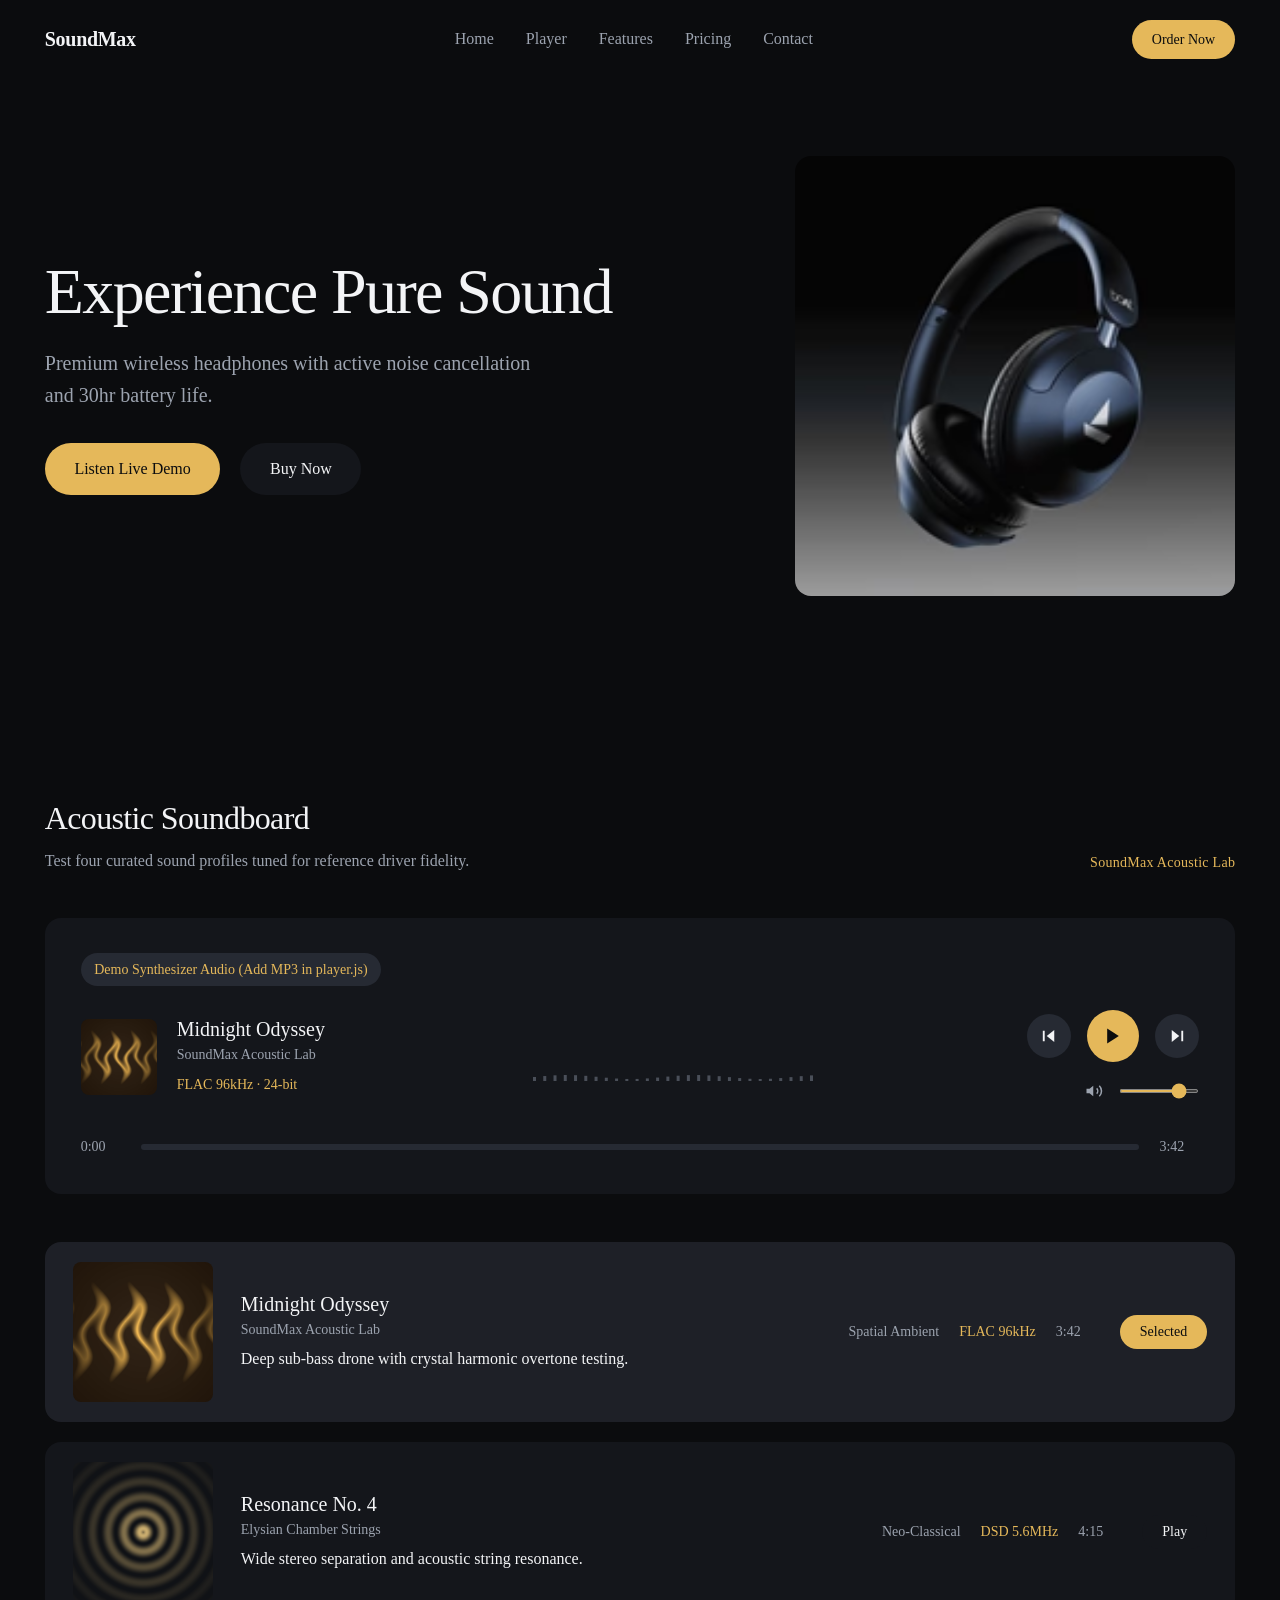
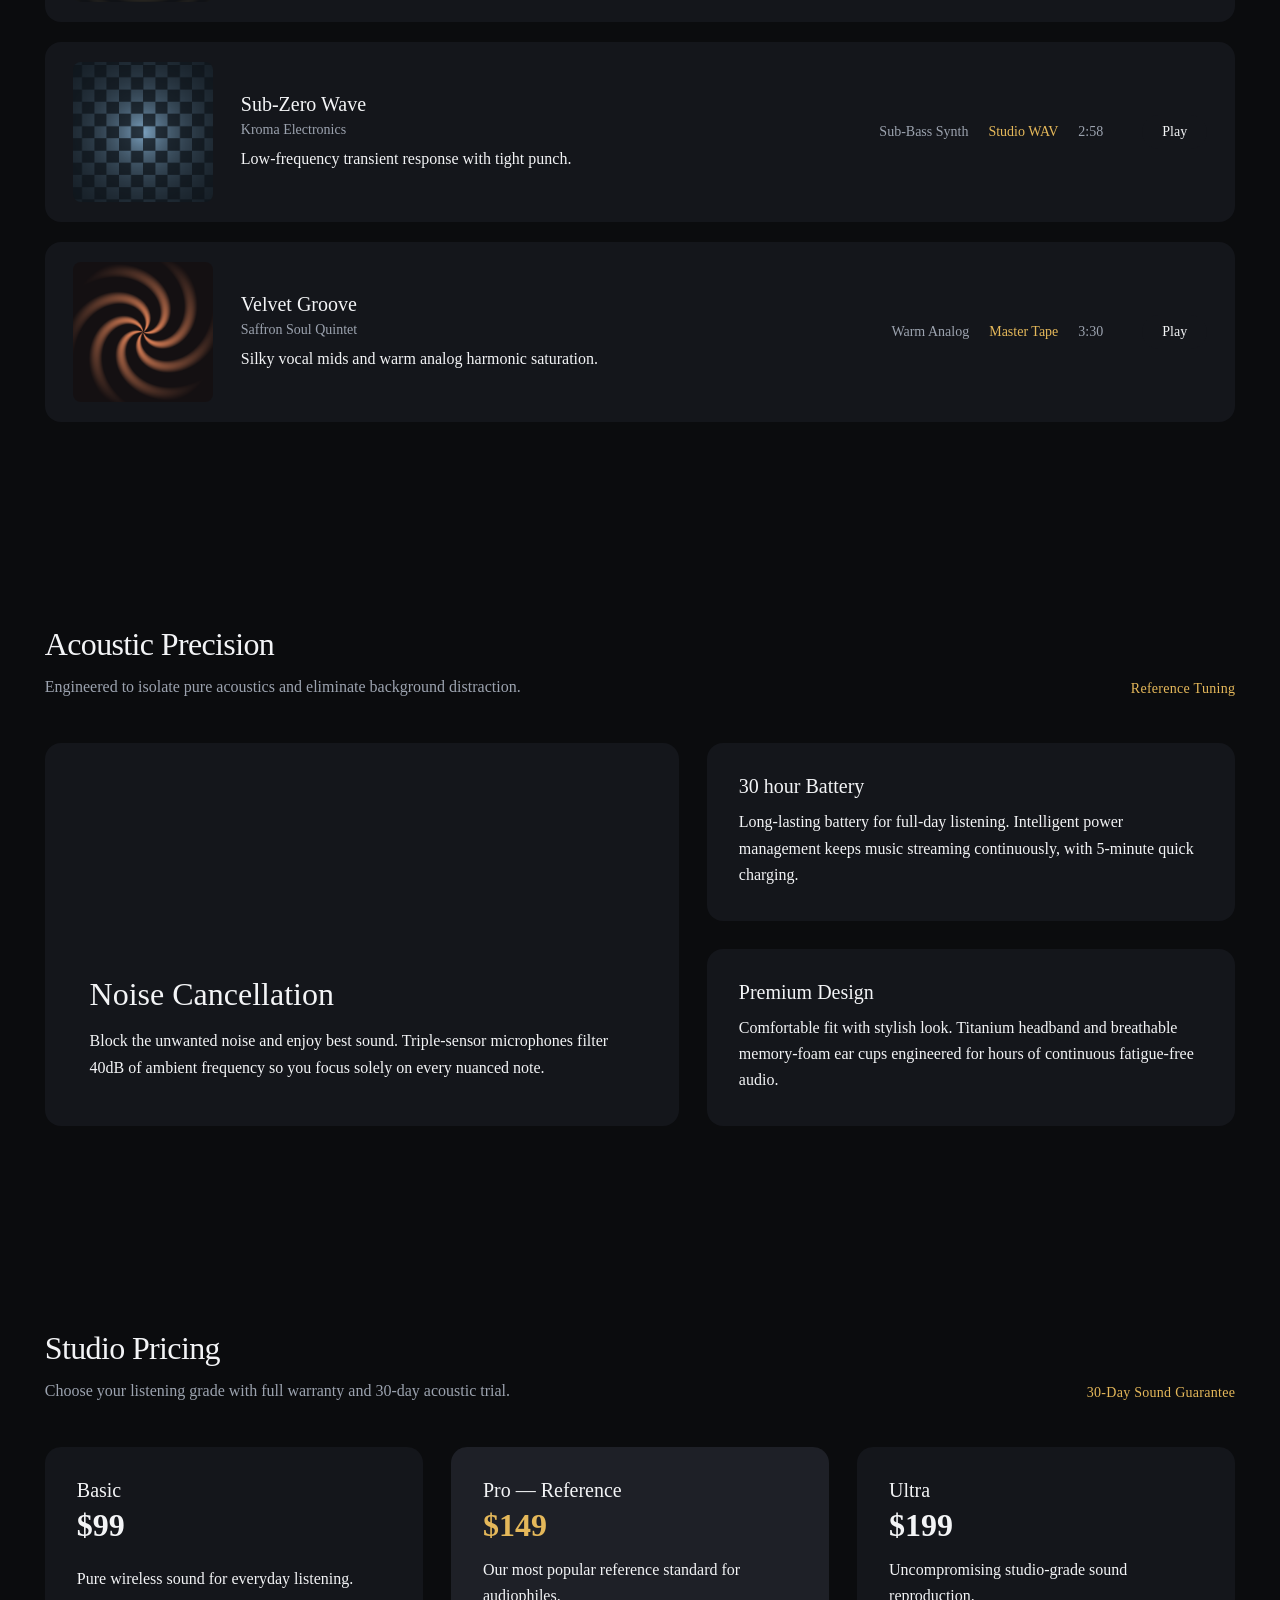
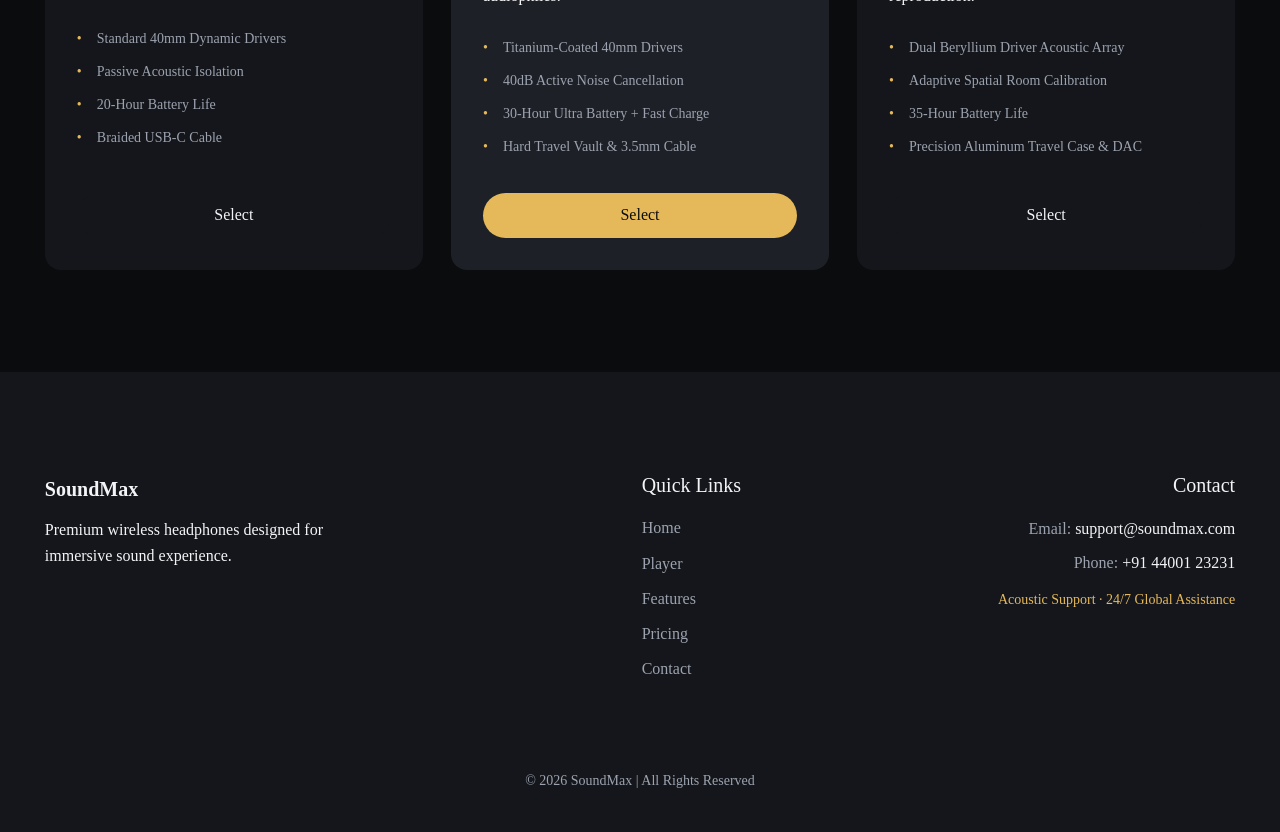
<file: index.html>
<!DOCTYPE html>
<html lang="en">

<head>
    <meta charset="UTF-8">
    <meta name="viewport" content="width=device-width, initial-scale=1.0">
    <meta name="color-scheme" content="dark">
    <title>SoundMax — High Fidelity Acoustic Experience</title>
    <!-- Dealt font: Erode serif display from Fontshare -->
    <link rel="preconnect" href="https://api.fontshare.com">
    <link rel="preconnect" href="https://cdn.fontshare.com" crossorigin>
    <link href="https://api.fontshare.com/v2/css?f[]=erode@400,500,600&display=swap" rel="stylesheet">
    <link rel="stylesheet" href="style.css">
</head>

<body>
    <!-- Header Navigation -->
    <header class="header">
        <a href="#home" class="logo">SoundMax</a>
        <nav class="nav-menu" aria-label="Main navigation">
            <ul class="nav-links">
                <li><a href="#home">Home</a></li>
                <li><a href="#player">Player</a></li>
                <li><a href="#features">Features</a></li>
                <li><a href="#pricing">Pricing</a></li>
                <li><a href="#contact">Contact</a></li>
            </ul>
        </nav>
        <a href="#pricing" class="btn btn-sm btn-accent header-cta">Order Now</a>
    </header>

    <main>
        <!-- Hero Section -->
        <section class="content hero-section" id="home">
            <div class="hero-text animate-enter">
                <h1>Experience Pure Sound</h1>
                <p class="hero-desc">Premium wireless headphones with active noise cancellation and 30hr battery life.</p>
                <div class="hero-actions">
                    <a href="#player" id="hero-listen-btn" class="btn btn-accent">Listen Live Demo</a>
                    <a href="#pricing" class="btn btn-surface">Buy Now</a>
                </div>
            </div>
            <div class="hero-visual animate-enter">
                <img src="image/headphone.avif" alt="SoundMax Wireless Headphones" class="hero-image">
            </div>
        </section>

        <!-- Interactive Music Player & Soundboard -->
        <section class="player-section" id="player">
            <div class="section-header animate-enter">
                <div class="section-title-wrap">
                    <h2>Acoustic Soundboard</h2>
                    <p class="section-lead">Test four curated sound profiles tuned for reference driver fidelity.</p>
                </div>
                <span class="section-badge">SoundMax Acoustic Lab</span>
            </div>

            <!-- Master Interactive Player Dock -->
            <div class="player-dock animate-enter" data-ui>
                <div class="player-demo-notice">
                    <span id="player-demo-badge" class="demo-badge">Demo Synthesizer Audio (Add MP3 in player.js)</span>
                </div>

                <div class="player-main-row">
                    <div class="player-track-info">
                        <img id="player-track-cover" src="image/album-midnight.png" alt="Current album artwork" class="player-cover">
                        <div class="player-track-meta">
                            <h3 id="player-track-title">Midnight Odyssey</h3>
                            <p id="player-track-artist">SoundMax Acoustic Lab</p>
                            <span id="player-track-format" class="format-tag">FLAC 96kHz · 24-bit</span>
                        </div>
                    </div>

                    <div class="player-visualizer-wrap">
                        <canvas id="visualizer-canvas" class="visualizer-canvas"></canvas>
                    </div>

                    <div class="player-controls-group">
                        <div class="player-buttons">
                            <button id="prev-btn" class="control-btn" aria-label="Previous track">
                                <svg width="18" height="18" viewBox="0 0 24 24" fill="currentColor">
                                    <polygon points="19 20 9 12 19 4 19 20"></polygon>
                                    <line x1="5" y1="19" x2="5" y2="5" stroke="currentColor" stroke-width="2.5"></line>
                                </svg>
                            </button>
                            <button id="play-btn" class="control-btn play-main-btn" aria-label="Play or pause track">
                                <svg id="play-icon" width="20" height="20" viewBox="0 0 24 24">
                                    <polygon points="5 3 19 12 5 21 5 3" fill="currentColor"></polygon>
                                </svg>
                            </button>
                            <button id="next-btn" class="control-btn" aria-label="Next track">
                                <svg width="18" height="18" viewBox="0 0 24 24" fill="currentColor">
                                    <polygon points="5 4 15 12 5 20 5 4"></polygon>
                                    <line x1="19" y1="5" x2="19" y2="19" stroke="currentColor" stroke-width="2.5"></line>
                                </svg>
                            </button>
                        </div>

                        <div class="player-volume-control">
                            <button id="volume-btn" class="volume-btn" aria-label="Mute or unmute">
                                <svg id="volume-icon" width="18" height="18" viewBox="0 0 24 24" fill="currentColor">
                                    <polygon points="11 5 6 9 2 9 2 15 6 15 11 19 11 5"></polygon>
                                    <path d="M15.54 8.46a5 5 0 0 1 0 7.07" fill="none" stroke="currentColor" stroke-width="2"></path>
                                    <path d="M19.07 4.93a10 10 0 0 1 0 14.14" fill="none" stroke="currentColor" stroke-width="2"></path>
                                </svg>
                            </button>
                            <input type="range" id="player-volume" class="volume-slider" min="0" max="100" value="80" aria-label="Volume slider">
                        </div>
                    </div>
                </div>

                <!-- Timeline Scrubber -->
                <div class="player-timeline-row">
                    <span id="player-current-time" class="time-label">0:00</span>
                    <div class="progress-container">
                        <div id="player-progress-fill" class="progress-fill"></div>
                        <input type="range" id="player-progress" class="progress-range" min="0" max="100" value="0" step="0.1" aria-label="Audio timeline seek">
                    </div>
                    <span id="player-total-time" class="time-label">3:42</span>
                </div>
            </div>

            <!-- Curated Sound Profiles Tracklist -->
            <div class="tracklist-container">
                <article class="track-row is-active animate-enter" data-index="0">
                    <img src="image/album-midnight.png" alt="Midnight Odyssey cover art" class="track-art" width="140" height="140">
                    <div class="track-details">
                        <h3>Midnight Odyssey</h3>
                        <p class="track-artist">SoundMax Acoustic Lab</p>
                        <p class="track-desc">Deep sub-bass drone with crystal harmonic overtone testing.</p>
                    </div>
                    <div class="track-meta-wrap">
                        <span class="track-genre">Spatial Ambient</span>
                        <span class="track-format">FLAC 96kHz</span>
                        <span class="track-time">3:42</span>
                        <button class="btn btn-sm btn-accent track-play-state">Playing</button>
                    </div>
                </article>

                <article class="track-row animate-enter" data-index="1">
                    <img src="image/album-resonance.png" alt="Resonance No. 4 cover art" class="track-art" width="140" height="140">
                    <div class="track-details">
                        <h3>Resonance No. 4</h3>
                        <p class="track-artist">Elysian Chamber Strings</p>
                        <p class="track-desc">Wide stereo separation and acoustic string resonance.</p>
                    </div>
                    <div class="track-meta-wrap">
                        <span class="track-genre">Neo-Classical</span>
                        <span class="track-format">DSD 5.6MHz</span>
                        <span class="track-time">4:15</span>
                        <button class="btn btn-sm btn-surface track-play-state">Play</button>
                    </div>
                </article>

                <article class="track-row animate-enter" data-index="2">
                    <img src="image/album-subzero.png" alt="Sub-Zero Wave cover art" class="track-art" width="140" height="140">
                    <div class="track-details">
                        <h3>Sub-Zero Wave</h3>
                        <p class="track-artist">Kroma Electronics</p>
                        <p class="track-desc">Low-frequency transient response with tight punch.</p>
                    </div>
                    <div class="track-meta-wrap">
                        <span class="track-genre">Sub-Bass Synth</span>
                        <span class="track-format">Studio WAV</span>
                        <span class="track-time">2:58</span>
                        <button class="btn btn-sm btn-surface track-play-state">Play</button>
                    </div>
                </article>

                <article class="track-row animate-enter" data-index="3">
                    <img src="image/album-velvet.png" alt="Velvet Groove cover art" class="track-art" width="140" height="140">
                    <div class="track-details">
                        <h3>Velvet Groove</h3>
                        <p class="track-artist">Saffron Soul Quintet</p>
                        <p class="track-desc">Silky vocal mids and warm analog harmonic saturation.</p>
                    </div>
                    <div class="track-meta-wrap">
                        <span class="track-genre">Warm Analog</span>
                        <span class="track-format">Master Tape</span>
                        <span class="track-time">3:30</span>
                        <button class="btn btn-sm btn-surface track-play-state">Play</button>
                    </div>
                </article>
            </div>
        </section>

        <!-- Features Section -->
        <section class="Features features-section" id="features">
            <div class="section-header animate-enter">
                <div class="section-title-wrap">
                    <h2>Acoustic Precision</h2>
                    <p class="section-lead">Engineered to isolate pure acoustics and eliminate background distraction.</p>
                </div>
                <span class="section-badge">Reference Tuning</span>
            </div>
            <div class="features-editorial-grid">
                <div class="feature-flagship animate-enter">
                    <div class="feature-inner">
                        <h3>Noise Cancellation</h3>
                        <p>Block the unwanted noise and enjoy best sound. Triple-sensor microphones filter 40dB of ambient frequency so you focus solely on every nuanced note.</p>
                    </div>
                </div>
                <div class="feature-sub animate-enter">
                    <div class="feature-inner">
                        <h3>30 hour Battery</h3>
                        <p>Long-lasting battery for full-day listening. Intelligent power management keeps music streaming continuously, with 5-minute quick charging.</p>
                    </div>
                </div>
                <div class="feature-sub animate-enter">
                    <div class="feature-inner">
                        <h3>Premium Design</h3>
                        <p>Comfortable fit with stylish look. Titanium headband and breathable memory-foam ear cups engineered for hours of continuous fatigue-free audio.</p>
                    </div>
                </div>
            </div>
        </section>

        <!-- Pricing Section -->
        <section class="Pricing pricing-section" id="pricing">
            <div class="section-header animate-enter">
                <div class="section-title-wrap">
                    <h2>Studio Pricing</h2>
                    <p class="section-lead">Choose your listening grade with full warranty and 30-day acoustic trial.</p>
                </div>
                <span class="section-badge">30-Day Sound Guarantee</span>
            </div>
            <div class="pricing-cards-grid">
                <div class="pricing-card animate-enter">
                    <div class="pricing-tier-head">
                        <h3>Basic</h3>
                        <div class="pricing-amount">$99</div>
                    </div>
                    <p class="tier-summary">Pure wireless sound for everyday listening.</p>
                    <ul class="tier-features">
                        <li>Standard 40mm Dynamic Drivers</li>
                        <li>Passive Acoustic Isolation</li>
                        <li>20-Hour Battery Life</li>
                        <li>Braided USB-C Cable</li>
                    </ul>
                    <button class="btn btn-surface btn-tier">Select</button>
                </div>

                <div class="pricing-card is-popular animate-enter">
                    <div class="pricing-tier-head">
                        <h3>Pro — Reference</h3>
                        <div class="pricing-amount">$149</div>
                    </div>
                    <p class="tier-summary">Our most popular reference standard for audiophiles.</p>
                    <ul class="tier-features">
                        <li>Titanium-Coated 40mm Drivers</li>
                        <li>40dB Active Noise Cancellation</li>
                        <li>30-Hour Ultra Battery + Fast Charge</li>
                        <li>Hard Travel Vault & 3.5mm Cable</li>
                    </ul>
                    <button class="btn btn-accent btn-tier">Select</button>
                </div>

                <div class="pricing-card animate-enter">
                    <div class="pricing-tier-head">
                        <h3>Ultra</h3>
                        <div class="pricing-amount">$199</div>
                    </div>
                    <p class="tier-summary">Uncompromising studio-grade sound reproduction.</p>
                    <ul class="tier-features">
                        <li>Dual Beryllium Driver Acoustic Array</li>
                        <li>Adaptive Spatial Room Calibration</li>
                        <li>35-Hour Battery Life</li>
                        <li>Precision Aluminum Travel Case & DAC</li>
                    </ul>
                    <button class="btn btn-surface btn-tier">Select</button>
                </div>
            </div>
        </section>
    </main>

    <!-- Footer & Contact Section -->
    <footer class="footer contact-section" id="contact">
        <div class="footer-container">
            <div class="footer-brand-column animate-enter">
                <span class="footer-brand-title">SoundMax</span>
                <p class="footer-brand-desc">Premium wireless headphones designed for immersive sound experience.</p>
            </div>
            <div class="footer-links-column animate-enter">
                <h3>Quick Links</h3>
                <nav aria-label="Footer links">
                    <ul class="footer-nav">
                        <li><a href="#home">Home</a></li>
                        <li><a href="#player">Player</a></li>
                        <li><a href="#features">Features</a></li>
                        <li><a href="#pricing">Pricing</a></li>
                        <li><a href="#contact">Contact</a></li>
                    </ul>
                </nav>
            </div>
            <div class="footer-contact-column animate-enter">
                <h3>Contact</h3>
                <p class="contact-line">Email: <a href="mailto:support@soundmax.com">support@soundmax.com</a></p>
                <p class="contact-line">Phone: <a href="tel:+914400123231">+91 44001 23231</a></p>
                <p class="contact-note">Acoustic Support · 24/7 Global Assistance</p>
            </div>
        </div>
        <div class="cr">
            &copy; 2026 SoundMax | All Rights Reserved
        </div>
    </footer>

    <!-- Audio Player Logic -->
    <script src="player.js"></script>
</body>

</html>
</file>
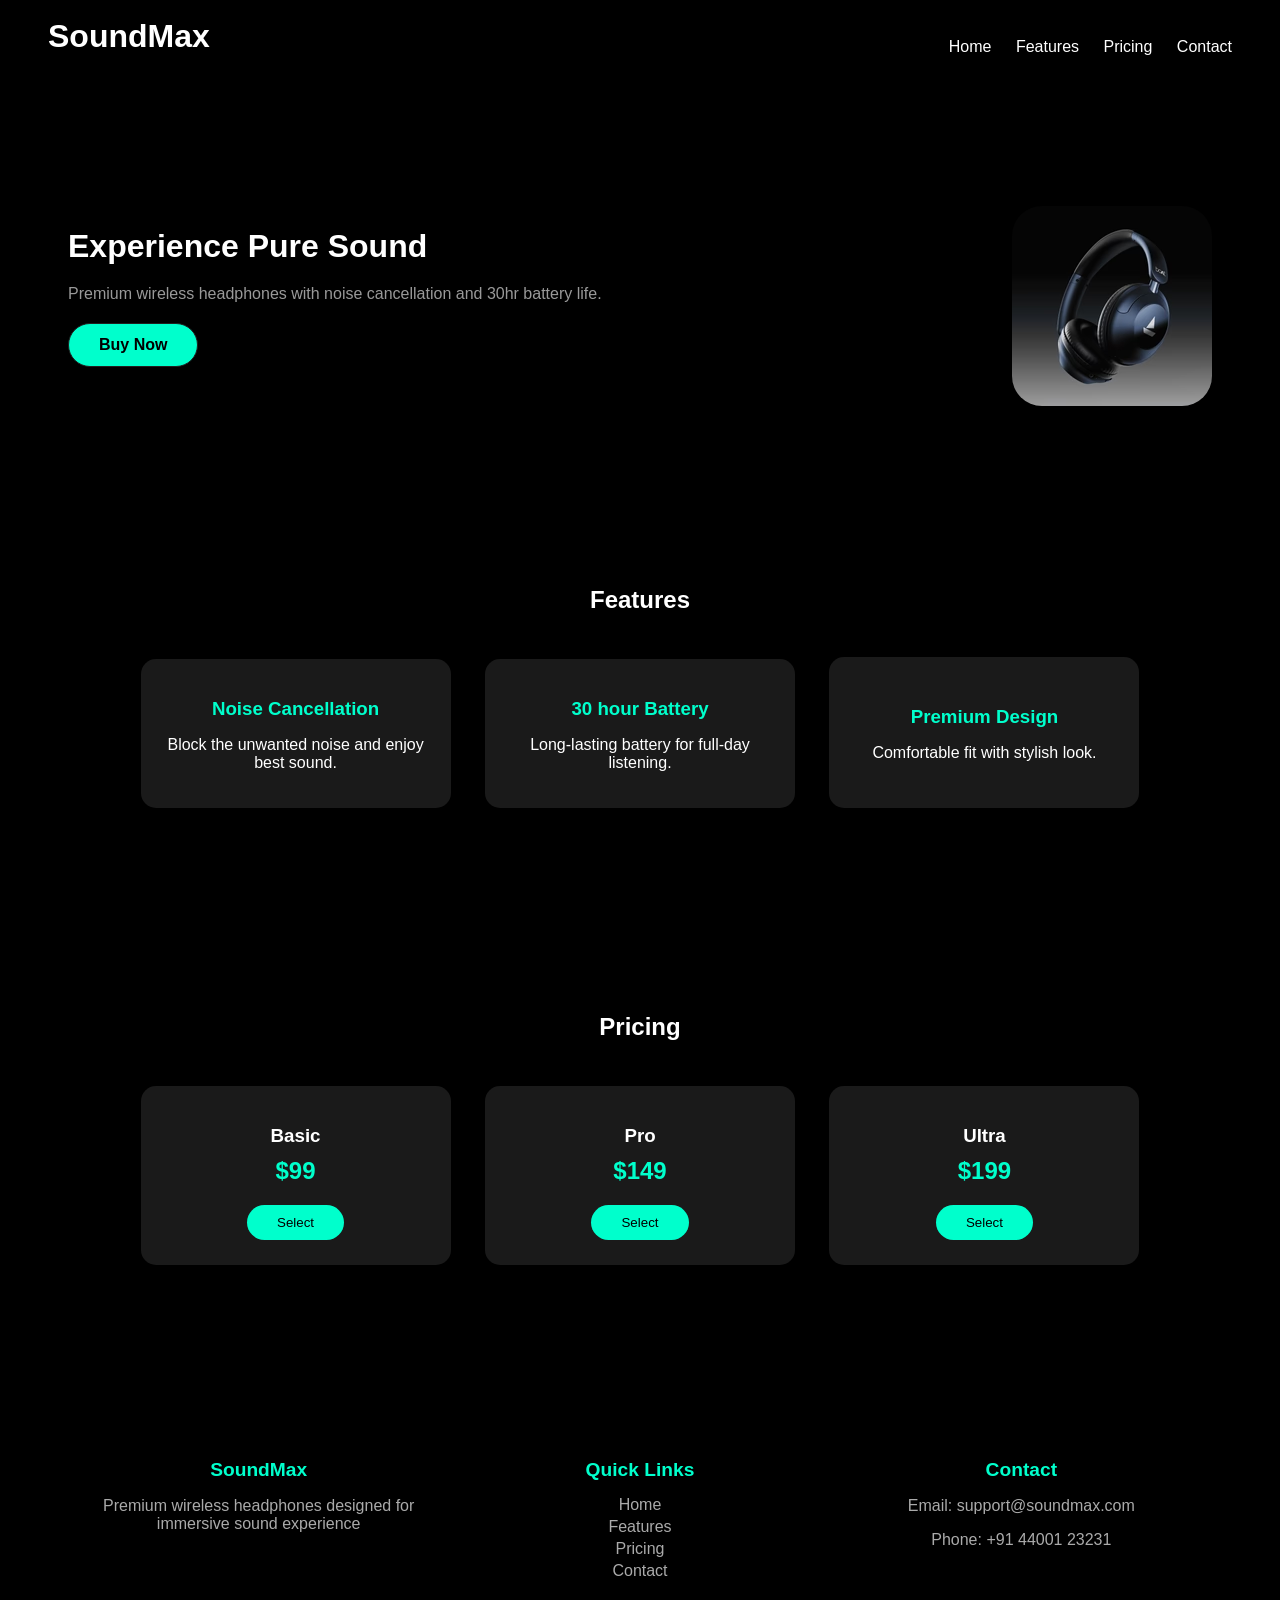
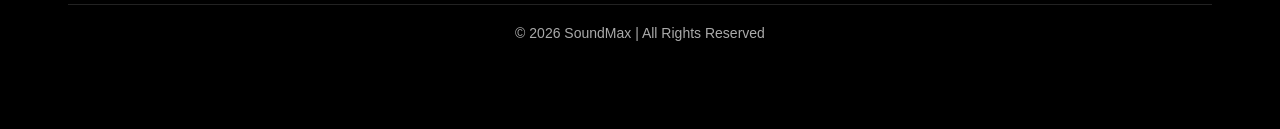
<file: sample.html>
<!DOCTYPE html>
<html>
    <head>
        <title>SoundMax</title>
        <meta charset="UTF-8">
        <meta name="viewport" content="width=device-width, initial-scale=1.0">
<style>
body{
background-color:black;
color: white;
font-family: 'Segoe UI', Tahoma, Geneva, Verdana, sans-serif;
}
html{
    scroll-behavior: smooth;
}
.header{
    background-color: black;
    position: sticky;
    padding: 10px 40px;
    display: flex;
    justify-content: space-between;
    align-items: center;
    z-index: 1000;
    top:0;
}
.header h1{
    margin-top: 0%;
}
.header ul{
    list-style: none;
    padding-left:0%;
}
.header li{
 margin-left: 20px;
 display: inline-block;
}
.header a{
    text-decoration: none;
    color:white;
    transition: 0.3s;
}
.header a:hover{
    color:#00ffcc
}
/* content */
.content{
    background: linear-gradient(#1f1f1f);
    padding: 80px 60px;
    justify-content: space-between;
    display: flex;
    flex-wrap: wrap;
    align-items: center;
}
.content img{
    border: none;
    border-radius: 30px;
    margin-top: 40px;
    width: 200px;
    height: 200px;
    transition: 0.4s;
}
.content img:hover{
    transform: scale(1.1);
    cursor:pointer;
    border:1px solid #00ffcc;
    box-shadow: 0px 0px 15px rgb(5, 224, 187);
}
.content a{
    text-decoration: none;
    border: 1px solid;
    background-color: #00ffcc;
    border-radius: 25px;
    padding: 12px 30px;
    color:black;
    border-color: #1f1f1f;
    transition: 0.3s;
    display: inline-block; 
    font-weight: bold;
}
.content a:hover{
    background-color: white;
    transform:scale(0.90);
}
.content p{
    color:#999;
    margin-bottom: 20px;
}
.content h1{
    margin-bottom:20px ;
}
/* features */
.Features{
    text-align: center;
    padding: 80px 60px;
}
.Features .f_cont{
    margin-top: 30px;
}
.f_cont .box {
    display:inline-block;
    width: 270px;
    padding:20px;
    border-radius: 15px;
    margin:15px;
    transition: 0.3s;
    background:#1a1a1a;
}
.f_cont .box1 {
    display:inline-block;
    width: 270px;
    padding:30px 20px;
    border-radius: 15px;
    margin:15px;
    transition: 0.3s;
    background:#1a1a1a;
    position: relative;
    top:-10px;
}
.f_cont .box h3, 
.f_cont .box1 h3{
        color:#00ffcc;
        margin-bottom: 10px;
}
.f_cont .box1:hover{
        transform: translateY(-10px);
        border: 2px solid #00ffcc;
        box-shadow: 0 15px 20px rgba(0, 225, 202, 0.397);
}
.f_cont .box:hover{
        transform: translateY(-10px);
        border: 2px solid #00ffcc;
        box-shadow: 0 15px 20px rgba(0, 225, 202, 0.422);
}
/* pricing */
.Pricing{
    text-align: center;
    padding: 80px 60px;
}
.Pricing .pric{
    margin-top: 30px;
}
.pric .box2 {
    display:inline-block;
    width: 270px;
    padding:20px;
    border-radius: 15px;
    margin:15px;
    transition: 0.3s;
    background:#1a1a1a;
}
.pric .box2 h2{
        color:#00ffcc;
        margin-bottom: 10px;
        font-weight:900;
        margin-top: 0%;
    }
.pric .box2 h3{
    margin-bottom: 10px;
}
.pric .box2 button{
    margin-top: 10px;margin-bottom: 5px;
    padding: 10px 30px;
    border: none;
    border-radius: 30px;
    cursor: pointer;
    background-color: #00ffcc;
    transition: 0.3s;
}
.pric .box2 button:hover{
    background-color: white;
    color: black;
    transform: scale(0.90);
}
.pric .box2:hover{
        transform: translateY(-10px);
        border: 2px solid #00ffcc;
        box-shadow: 0 15px 20px rgb(0, 225, 204 ,0.2);}     
/* contact */
.footer{
    text-align: center;
    padding: 80px 60px;
} 
.footer .f_box p,a{
    color: #AAAAAA;

}
.footer .f_box h3,
.footer .f_box h4{
    color: #00ffcc;
    font-size: larger;
    margin-bottom: 15px;
}
.footer .f_box{
    background-color: black;
    text-align: none;
}
.footer .f_box a{
    text-decoration: none;
    display: block;
    transition: 0.3s;
    margin-bottom: 4px;
}
.footer .f_box a:hover{
    color: #00ffcc;
}
.footer .cr{
    font-size: 14px;
    border-top: 1px solid #222;
    color:  #AAAAAA;
    padding-top:20px;
    margin-top: 20px;
}
.footer .f_con{
    display: flex;
    justify-content: space-between;
    flex-wrap: wrap;
    max-width: 1200px;
    margin: auto;
}
.footer .f_box{
        flex: 1;
        min-width: 200px;
    }
/* mobile view */
@media (max-width:768px){
    .header{
        flex-direction: column;
        
    }
    .header ul{
         margin-top: 15px;
    }
    .content{
        flex-direction: column;
        padding: 100px 20px;
        text-align: center;
    }
    .f_cont .box ,
    .f_cont .box1 {
        display: block;
        margin: 15px auto;
        width: 90%;
    }
    .f_cont .box1 {
        top:10px;
    }
    .pric .box2 {
        display: block;
        margin: 15px auto;
        width: 90%;
    }
    .footer{
        flex-direction: column;
        padding: 100px 20px;
        text-align: center;
    }
    .footer .f_con{
        flex-direction: column;
        text-align: center;
    }
} 
</style>
    </head>
    <body>
        <div class="header">
            <h1>SoundMax</h1>
            <ul>
                <li><a href="#home">Home</a></li>
                <li><a href="#features">Features</a></li>
                <li><a href=" #pricing">Pricing</a></li>
                <li><a href="#contact">Contact</a></li>
            </ul>
        </div>
        <div class="content" id="home">
                <div>
                    <h1>Experience Pure Sound</h1>
                    <p>Premium wireless headphones with noise cancellation and 30hr battery life.</p>
                    <a href="#">Buy Now</a>
                </div>
                <img src="headphone.avif">
        </div>
        <div class="Features" id="features">
             <h2>Features</h2>
            <div class="f_cont">
                <div class="box">
                    <h3>Noise Cancellation</h3>
                    <p>Block the unwanted noise and enjoy best sound.</p>
                </div>
                <div class="box">
                    <h3>30 hour Battery</h3>
                    <p>Long-lasting battery for full-day listening.</p>
                </div>
                <div class="box1">
                    <h3>Premium Design</h3>
                    <p>Comfortable fit with stylish look.</p>
                </div>
            </div>
        </div>
        <div class="Pricing" id="pricing">
            <h2>Pricing</h2>
            <div class="pric">
                <div class="box2">
                    <h3>Basic</h3>
                    <h2>$99</h2>
                    <button>Select</button>
                </div>
                <div class="box2">
                    <h3>Pro</h3>
                    <h2>$149</h2>
                    <button>Select</button>
                </div>
                <div class="box2">
                    <h3>Ultra</h3>
                    <h2>$199</h2>
                    <button>Select</button>
                </div>
            </div>
        </div>
        <div class="footer" id="contact">
            <div class="f_con">
                <div class="f_box">
                    <h3>SoundMax</h3>
                    <p>Premium wireless headphones designed for immersive sound experience</p>
                </div>
                <div class="f_box">
                    <h3>Quick Links</h3>
                    <a href="#home">Home</a>
                    <a href="#features">Features</a>
                    <a href=" #pricing">Pricing</a>
                    <a href="#contact">Contact</a>
                </div> 
                <div class="f_box">
                    <h3>Contact</h3>
                    <p style="cursor: pointer;">Email: support@soundmax.com</p>
                    <p style="cursor: pointer;">Phone: +91 44001 23231</p>
                </div>
            </div>
            <div class="cr">
                <!-- &#169; 2026 SoundMax | All Rights Reserved -->
                 &copy; 2026 SoundMax | All Rights Reserved
            </div>
        </div>
    </body>
</html>
</file>
<file: style.css>
/* SoundMax Acoustic Experience — Premium Dark Theme */

:root {
  color-scheme: dark;

  /* Surfaces & Ink Tokens */
  --bg: #0b0c0e;
  --surface: #14161b;
  --surface-hover: #1e2027;
  --surface-active: #262a33;
  --ink: #f3f4f6;
  --muted: #9ca3af;
  --accent: #e5b85a;
  --accent-ink: #0b0c0e;

  /* Spacing & Rhythm */
  --margin: clamp(1.25rem, 3.5vw, 3rem);
  --section-gap: clamp(4.5rem, 8vw, 7.5rem);
  --radius-sm: 4px;
  --radius-md: 8px;
  --radius-lg: 16px;
  --radius-pill: 9999px;

  /* Exactly 5 Consolidated Fluid Type Steps */
  --step-display: clamp(2.5rem, 5vw, 4.25rem);
  --step-title: clamp(1.75rem, 2.5vw, 2.25rem);
  --step-lead: 1.25rem;
  --step-body: 1rem;
  --step-small: 0.875rem;

  /* Typography Font Stack */
  --font-display: 'Erode', serif, system-ui, sans-serif;
  --font-text: 'Erode', serif, system-ui, sans-serif;
}

/* CSS Reset & Foundations */
*, *::before, *::after {
  box-sizing: border-box;
  margin: 0;
  padding: 0;
}

html {
  scroll-behavior: smooth;
  background-color: var(--bg);
  color: var(--ink);
  font-family: var(--font-text);
  font-size: 16px;
  line-height: 1.55;
  -webkit-font-smoothing: antialiased;
}

body {
  background-color: var(--bg);
  color: var(--ink);
  min-height: 100dvh;
  overflow-x: hidden;
  width: 100%;
}

/* Accessible Selection */
::selection {
  background-color: var(--accent);
  color: var(--accent-ink);
}

/* Typography Hierarchy */
h1, h2, h3, h4 {
  font-family: var(--font-display);
  color: var(--ink);
  font-weight: 500;
  line-height: 1.1;
  text-wrap: balance;
}

h1 {
  font-size: var(--step-display);
  letter-spacing: -0.025em;
  margin-bottom: 1.25rem;
}

h2 {
  font-size: var(--step-title);
  letter-spacing: -0.02em;
  margin-bottom: 0.75rem;
}

h3 {
  font-size: var(--step-lead);
  font-weight: 500;
  margin-bottom: 0.5rem;
}

p {
  font-size: var(--step-body);
  color: var(--ink);
  line-height: 1.6;
}

a {
  color: inherit;
  text-decoration: none;
  transition: color 0.2s ease;
}

/* Buttons */
.btn {
  display: inline-flex;
  align-items: center;
  justify-content: center;
  padding: 0.85rem 1.85rem;
  border-radius: var(--radius-pill);
  font-family: var(--font-display);
  font-size: var(--step-body);
  font-weight: 500;
  cursor: pointer;
  border: 0;
  transition: transform 0.2s ease, background-color 0.2s ease, color 0.2s ease;
  user-select: none;
}

.btn:active {
  transform: scale(0.97);
}

.btn:focus-visible {
  outline: 2px solid var(--accent);
  outline-offset: 3px;
}

.btn-accent {
  background-color: var(--accent);
  color: var(--accent-ink);
}

.btn-accent:hover {
  background-color: #f1cb75;
}

.btn-surface {
  background-color: var(--surface);
  color: var(--ink);
}

.btn-surface:hover {
  background-color: var(--surface-hover);
}

.btn-sm {
  padding: 0.55rem 1.25rem;
  font-size: var(--step-small);
}

/* Header & Navigation Bar */
.header {
  position: sticky;
  top: 0;
  z-index: 1000;
  background-color: var(--bg);
  padding: 1.25rem var(--margin);
  width: 100%;
  display: flex;
  align-items: center;
  justify-content: space-between;
  gap: 1.5rem;
}

.logo {
  font-family: var(--font-display);
  font-size: var(--step-lead);
  font-weight: 600;
  color: var(--ink);
  letter-spacing: -0.015em;
}

.logo:hover {
  color: var(--accent);
}

.nav-menu {
  display: flex;
  align-items: center;
}

.nav-links {
  list-style: none;
  display: flex;
  align-items: center;
  gap: 2rem;
}

.nav-links a {
  font-size: var(--step-body);
  color: var(--muted);
  font-weight: 500;
  padding: 0.25rem 0;
}

.nav-links a:hover,
.nav-links a:focus-visible {
  color: var(--ink);
}

/* Sections Common Layout — Equal Outer Margins */
main {
  width: 100%;
}

section {
  padding-block: var(--section-gap);
  padding-inline: var(--margin);
  width: 100%;
}

.section-header {
  display: flex;
  justify-content: space-between;
  align-items: flex-end;
  gap: 1.5rem;
  margin-bottom: 2.75rem;
  width: 100%;
}

.section-title-wrap {
  max-width: 680px;
}

.section-badge {
  font-size: var(--step-small);
  color: var(--accent);
  flex-shrink: 0;
  text-align: right;
  letter-spacing: 0.02em;
}

.section-lead {
  font-size: var(--step-body);
  color: var(--muted);
}

/* Hero Section */
.hero-section {
  padding-top: calc(var(--section-gap) * 0.75);
  display: grid;
  grid-template-columns: 1.15fr 0.85fr;
  align-items: center;
  gap: clamp(2rem, 5vw, 4.5rem);
}

.hero-text {
  max-width: 620px;
}

.hero-desc {
  font-size: var(--step-lead);
  color: var(--muted);
  margin-bottom: 2rem;
  max-width: 500px;
}

.hero-actions {
  display: flex;
  align-items: center;
  gap: 1.25rem;
  flex-wrap: wrap;
}

.hero-visual {
  display: flex;
  justify-content: flex-end;
  align-items: center;
  width: 100%;
}

.hero-image {
  width: 100%;
  max-width: 440px;
  height: auto;
  aspect-ratio: 1 / 1;
  object-fit: contain;
  border-radius: var(--radius-lg);
  animation: subtle-drift 6s ease-in-out infinite;
}

/* Interactive Music Player Section */
.player-section {
  background-color: var(--bg);
}

.player-dock {
  background-color: var(--surface);
  border-radius: var(--radius-lg);
  padding: clamp(1.5rem, 2.8vw, 2.5rem);
  margin-bottom: 3rem;
  width: 100%;
}

.player-demo-notice {
  margin-bottom: 1.5rem;
}

.demo-badge {
  display: inline-block;
  font-size: var(--step-small);
  background-color: var(--surface-active);
  color: var(--accent);
  padding: 0.35rem 0.85rem;
  border-radius: var(--radius-pill);
}

.demo-badge.badge-real {
  color: #58e5a4;
}

.player-main-row {
  display: grid;
  grid-template-columns: 1.2fr 1fr 1fr;
  align-items: center;
  gap: 2rem;
  margin-bottom: 2rem;
}

.player-track-info {
  display: flex;
  align-items: center;
  gap: 1.25rem;
}

.player-cover {
  width: 76px;
  height: 76px;
  border-radius: var(--radius-md);
  object-fit: cover;
  background-color: var(--surface-active);
  flex-shrink: 0;
}

.player-track-meta h3 {
  font-size: var(--step-lead);
  margin-bottom: 0.2rem;
  color: var(--ink);
}

.player-track-meta p {
  font-size: var(--step-small);
  color: var(--muted);
  margin-bottom: 0.35rem;
}

.format-tag {
  display: inline-block;
  font-size: var(--step-small);
  color: var(--accent);
}

.player-visualizer-wrap {
  display: flex;
  justify-content: center;
  align-items: center;
}

.visualizer-canvas {
  width: 100%;
  max-width: 280px;
  height: 48px;
}

.player-controls-group {
  display: flex;
  flex-direction: column;
  align-items: flex-end;
  gap: 1rem;
}

.player-buttons {
  display: flex;
  align-items: center;
  gap: 1rem;
}

.control-btn {
  background-color: var(--surface-active);
  color: var(--ink);
  border: 0;
  width: 44px;
  height: 44px;
  border-radius: var(--radius-pill);
  display: flex;
  align-items: center;
  justify-content: center;
  cursor: pointer;
  transition: background-color 0.2s ease, transform 0.2s ease;
}

.control-btn:hover {
  background-color: var(--surface-hover);
}

.control-btn:active {
  transform: scale(0.94);
}

.play-main-btn {
  background-color: var(--accent);
  color: var(--accent-ink);
  width: 52px;
  height: 52px;
}

.play-main-btn:hover {
  background-color: #f1cb75;
}

.player-volume-control {
  display: flex;
  align-items: center;
  gap: 0.75rem;
}

.volume-btn {
  background: transparent;
  border: 0;
  color: var(--muted);
  cursor: pointer;
  display: flex;
  align-items: center;
  padding: 0.25rem;
}

.volume-btn:hover {
  color: var(--ink);
}

.volume-slider {
  width: 80px;
  height: 4px;
  accent-color: var(--accent);
  cursor: pointer;
  background-color: var(--surface-active);
  border-radius: var(--radius-pill);
}

/* Timeline Scrubber */
.player-timeline-row {
  display: grid;
  grid-template-columns: auto 1fr auto;
  align-items: center;
  gap: 1.25rem;
}

.time-label {
  font-size: var(--step-small);
  color: var(--muted);
  font-variant-numeric: tabular-nums;
  min-width: 2.5rem;
}

.progress-container {
  position: relative;
  width: 100%;
  height: 6px;
  background-color: var(--surface-active);
  border-radius: var(--radius-pill);
  display: flex;
  align-items: center;
}

.progress-fill {
  position: absolute;
  left: 0;
  top: 0;
  height: 100%;
  width: 0%;
  background-color: var(--accent);
  border-radius: var(--radius-pill);
  pointer-events: none;
}

.progress-range {
  position: absolute;
  width: 100%;
  height: 100%;
  opacity: 0;
  cursor: pointer;
  z-index: 2;
  margin: 0;
}

/* Tracklist Container — Studio Horizontal Rows */
.tracklist-container {
  display: flex;
  flex-direction: column;
  gap: 1.25rem;
  width: 100%;
}

.track-row {
  background-color: var(--surface);
  border-radius: var(--radius-lg);
  padding: 1.25rem 1.75rem;
  display: grid;
  grid-template-columns: auto 1fr auto;
  align-items: center;
  gap: 1.75rem;
  cursor: pointer;
  transition: background-color 0.2s ease, transform 0.2s ease;
  width: 100%;
}

.track-row:hover {
  background-color: var(--surface-hover);
  transform: translateY(-2px);
}

.track-row.is-active {
  background-color: var(--surface-hover);
}

.track-art {
  width: 140px;
  height: 140px;
  min-width: 140px;
  min-height: 140px;
  border-radius: var(--radius-md);
  object-fit: cover;
  background-color: var(--surface-active);
  flex-shrink: 0;
}

.track-details h3 {
  font-size: var(--step-lead);
  margin-bottom: 0.25rem;
  color: var(--ink);
}

.track-artist {
  font-size: var(--step-small);
  color: var(--muted);
  margin-bottom: 0.35rem;
}

.track-desc {
  font-size: var(--step-body);
  color: var(--ink);
  line-height: 1.45;
}

.track-meta-wrap {
  display: flex;
  align-items: center;
  gap: 1.25rem;
  flex-shrink: 0;
}

.track-genre {
  font-size: var(--step-small);
  color: var(--muted);
}

.track-format {
  font-size: var(--step-small);
  color: var(--accent);
  font-weight: 500;
}

.track-time {
  font-size: var(--step-small);
  color: var(--muted);
  font-variant-numeric: tabular-nums;
  min-width: 2.75rem;
}

/* Features Editorial Section */
.features-section {
  background-color: var(--bg);
}

.features-editorial-grid {
  display: grid;
  grid-template-columns: 1.2fr 1fr;
  grid-template-rows: auto auto;
  gap: 1.75rem;
  width: 100%;
}

.feature-flagship {
  grid-row: span 2;
  background-color: var(--surface);
  border-radius: var(--radius-lg);
  padding: clamp(2rem, 3.5vw, 3.5rem);
  display: flex;
  flex-direction: column;
  justify-content: flex-end;
}

.feature-flagship h3 {
  font-size: var(--step-title);
  margin-bottom: 1rem;
  color: var(--ink);
}

.feature-sub {
  background-color: var(--surface);
  border-radius: var(--radius-lg);
  padding: clamp(1.75rem, 2.5vw, 2.5rem);
  display: flex;
  flex-direction: column;
  justify-content: center;
}

.feature-sub h3 {
  font-size: var(--step-lead);
  margin-bottom: 0.75rem;
  color: var(--ink);
}

.feature-inner p {
  line-height: 1.65;
  color: var(--ink);
}

/* Pricing Section */
.pricing-section {
  background-color: var(--bg);
}

.pricing-cards-grid {
  display: grid;
  grid-template-columns: repeat(3, 1fr);
  gap: 1.75rem;
  align-items: stretch;
  width: 100%;
}

.pricing-card {
  background-color: var(--surface);
  border-radius: var(--radius-lg);
  padding: clamp(1.75rem, 2.5vw, 2.5rem);
  display: flex;
  flex-direction: column;
  justify-content: space-between;
  transition: transform 0.25s ease, background-color 0.25s ease;
  width: 100%;
}

.pricing-card:hover {
  background-color: var(--surface-hover);
  transform: translateY(-4px);
}

.pricing-card.is-popular {
  background-color: var(--surface-hover);
}

.pricing-tier-head {
  margin-bottom: 1rem;
}

.pricing-tier-head h3 {
  font-size: var(--step-lead);
  margin-bottom: 0.5rem;
}

.pricing-amount {
  font-family: var(--font-display);
  font-size: var(--step-title);
  font-weight: 600;
  color: var(--ink);
  line-height: 1;
}

.pricing-card.is-popular .pricing-amount {
  color: var(--accent);
}

.tier-summary {
  font-size: var(--step-body);
  margin-bottom: 1.75rem;
  color: var(--ink);
}

.tier-features {
  list-style: none;
  margin-bottom: 2.25rem;
  display: flex;
  flex-direction: column;
  gap: 0.75rem;
}

.tier-features li {
  font-size: var(--step-small);
  color: var(--muted);
  position: relative;
  padding-left: 1.25rem;
  line-height: 1.5;
}

.tier-features li::before {
  content: "•";
  position: absolute;
  left: 0;
  color: var(--accent);
}

.btn-tier {
  width: 100%;
}

.btn-selected {
  background-color: #58e5a4 !important;
  color: #0b0c0e !important;
}

/* Footer & Contact Section */
.footer {
  background-color: var(--surface);
  padding-block: var(--section-gap) 2.5rem;
  padding-inline: var(--margin);
  width: 100%;
}

.footer-container {
  width: 100%;
  display: flex;
  justify-content: space-between;
  gap: clamp(2rem, 4vw, 4rem);
  margin-bottom: 3.5rem;
}

.footer-brand-title {
  font-family: var(--font-display);
  font-size: var(--step-lead);
  font-weight: 600;
  color: var(--ink);
  display: block;
  margin-bottom: 0.75rem;
}

.footer-brand-desc {
  font-size: var(--step-body);
  max-width: 340px;
}

.footer-links-column h3,
.footer-contact-column h3 {
  font-size: var(--step-lead);
  margin-bottom: 1.25rem;
  color: var(--ink);
}

.footer-contact-column {
  text-align: right;
}

.footer-nav {
  list-style: none;
  display: flex;
  flex-direction: column;
  gap: 0.65rem;
}

.footer-nav a {
  font-size: var(--step-body);
  color: var(--muted);
}

.footer-nav a:hover {
  color: var(--accent);
}

.contact-line {
  font-size: var(--step-body);
  margin-bottom: 0.5rem;
  color: var(--muted);
}

.contact-line a {
  color: var(--ink);
}

.contact-line a:hover {
  color: var(--accent);
}

.contact-note {
  font-size: var(--step-small);
  color: var(--accent);
  margin-top: 0.85rem;
}

.cr {
  width: 100%;
  padding-top: 2rem;
  color: var(--muted);
  font-size: var(--step-small);
  text-align: center;
}

/* Motion Layer Animations */
@keyframes enter-up {
  from {
    opacity: 0;
    transform: translateY(20px);
  }
  to {
    opacity: 1;
    transform: translateY(0);
  }
}

@keyframes subtle-drift {
  0%, 100% {
    transform: translateY(0);
  }
  50% {
    transform: translateY(-8px);
  }
}

.animate-enter {
  animation: enter-up 0.7s cubic-bezier(0.16, 1, 0.3, 1) backwards;
}

.track-row:nth-child(1) { animation-delay: 0.05s; }
.track-row:nth-child(2) { animation-delay: 0.12s; }
.track-row:nth-child(3) { animation-delay: 0.19s; }
.track-row:nth-child(4) { animation-delay: 0.26s; }

.pricing-card:nth-child(1) { animation-delay: 0.06s; }
.pricing-card:nth-child(2) { animation-delay: 0.14s; }
.pricing-card:nth-child(3) { animation-delay: 0.22s; }

/* Responsive Media Queries */
@media (max-width: 1024px) {
  .hero-section {
    grid-template-columns: 1fr;
    text-align: left;
  }

  .hero-visual {
    order: -1;
    justify-content: flex-start;
  }

  .hero-image {
    max-width: 320px;
  }

  .player-main-row {
    grid-template-columns: 1fr;
    gap: 1.5rem;
  }

  .player-controls-group {
    align-items: flex-start;
    flex-direction: row;
    justify-content: space-between;
    width: 100%;
  }

  .track-row {
    grid-template-columns: auto 1fr;
    gap: 1.25rem;
  }

  .track-meta-wrap {
    grid-column: span 2;
    justify-content: space-between;
    width: 100%;
  }

  .features-editorial-grid {
    grid-template-columns: 1fr;
  }

  .feature-flagship {
    grid-row: auto;
  }

  .pricing-cards-grid {
    grid-template-columns: 1fr;
  }

  .footer-container {
    flex-direction: column;
    gap: 2.5rem;
  }

  .footer-contact-column {
    text-align: left;
  }
}

@media (max-width: 768px) {
  .header {
    flex-wrap: wrap;
    gap: 0.75rem;
  }

  .nav-links {
    gap: 1rem;
  }

  .header-cta {
    padding: 0.4rem 0.85rem;
    font-size: var(--step-small);
  }

  .track-row {
    padding: 1.25rem;
  }

  .track-art {
    width: 120px;
    height: 120px;
    min-width: 120px;
    min-height: 120px;
  }

  .cr {
    text-align: center;
  }
}

@media (max-width: 600px) {
  :root {
    --margin: 16px;
  }

  .header {
    padding-inline: 16px;
  }

  .section-header {
    width: 100%;
    display: flex;
    flex-direction: row;
    justify-content: space-between;
    align-items: baseline;
  }

  .section-title-wrap {
    width: auto;
  }

  .section-badge {
    text-align: right;
  }

  .nav-menu {
    order: 3;
    width: 100%;
    justify-content: flex-start;
  }

  .nav-links {
    gap: 0.75rem;
    width: 100%;
    justify-content: space-between;
  }

  .hero-text {
    width: 100%;
  }

  .hero-actions {
    width: 100%;
    display: flex;
    flex-direction: column;
    gap: 0.75rem;
  }

  .hero-actions .btn {
    width: 100%;
    display: flex;
    text-align: center;
  }

  .player-controls-group {
    flex-direction: column;
    align-items: flex-start;
  }

  .track-meta-wrap {
    flex-wrap: wrap;
    gap: 0.75rem;
  }
}

/* Motion Preferences */
@media (prefers-reduced-motion: reduce) {
  html {
    scroll-behavior: auto;
  }
  .animate-enter, .hero-image {
    animation: none !important;
    transform: none !important;
  }
  .btn, .track-row, .pricing-card {
    transition: none !important;
    transform: none !important;
  }
}
</file>
